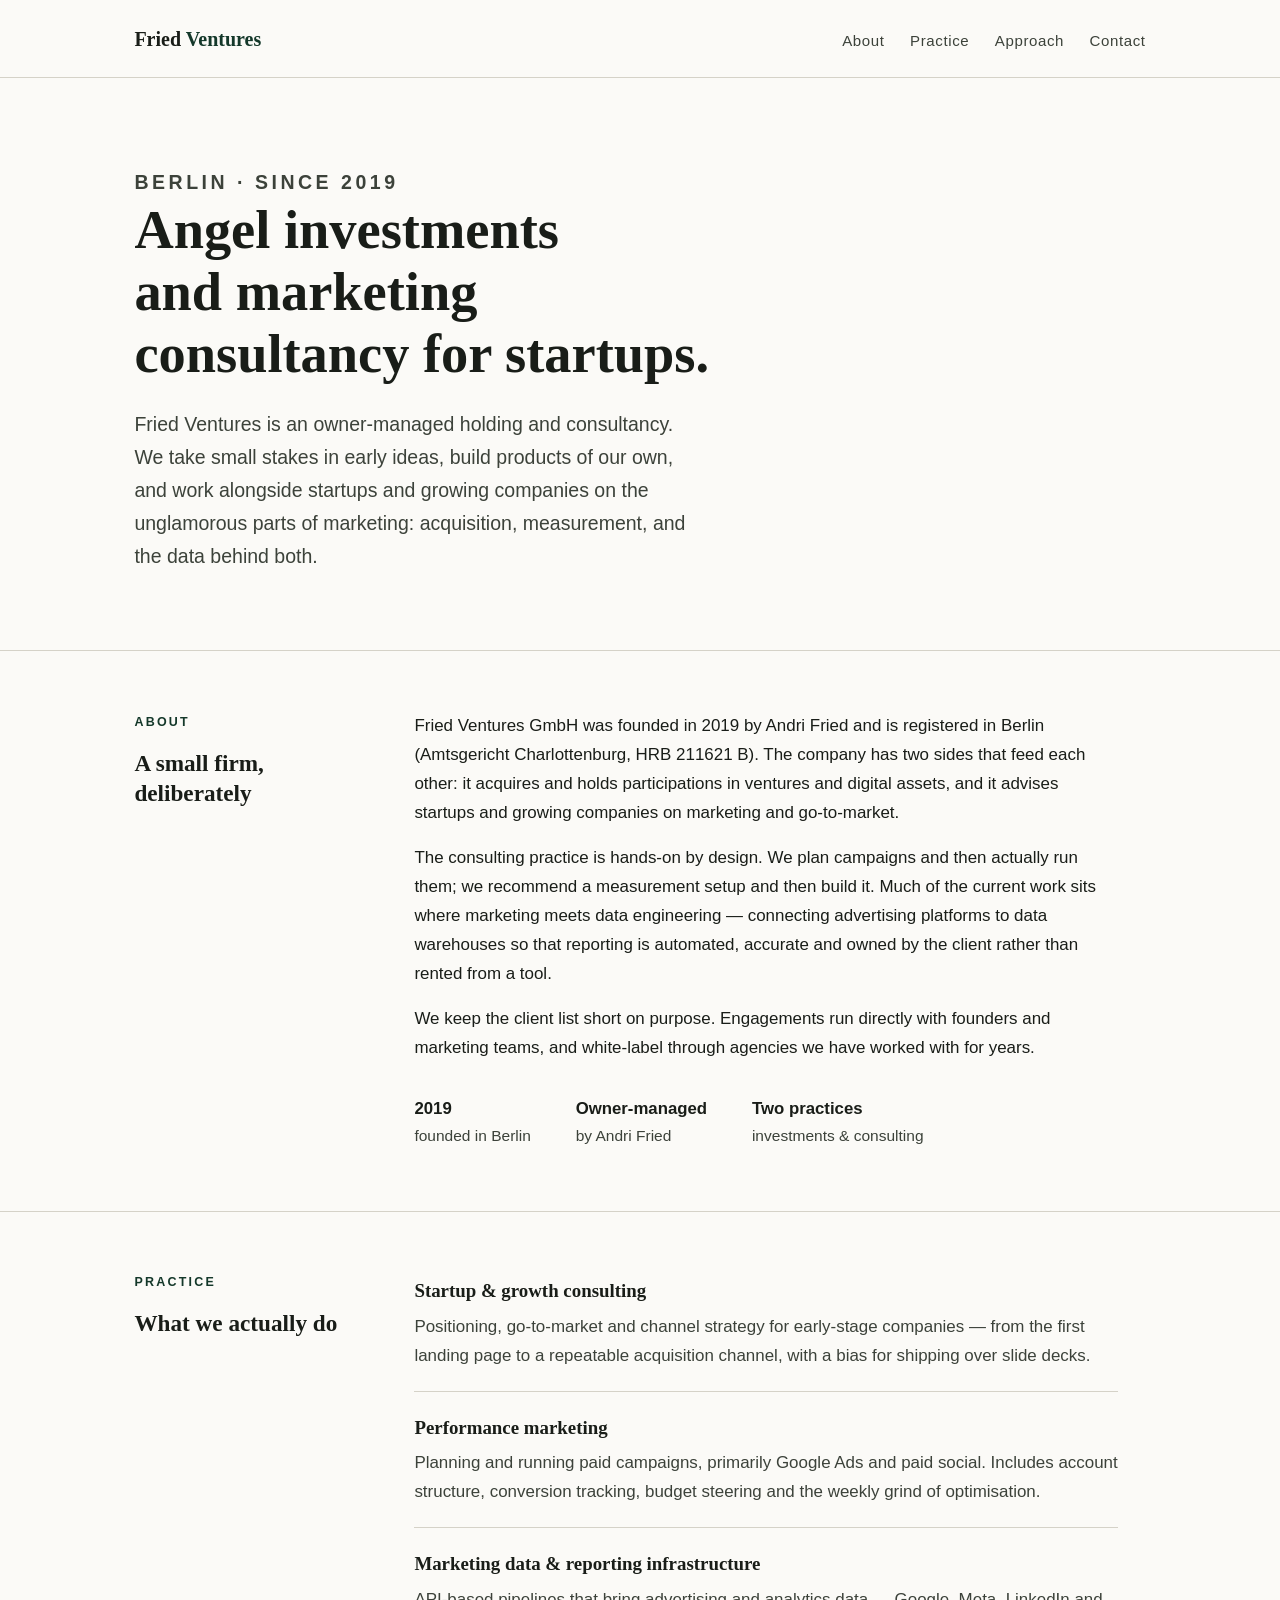
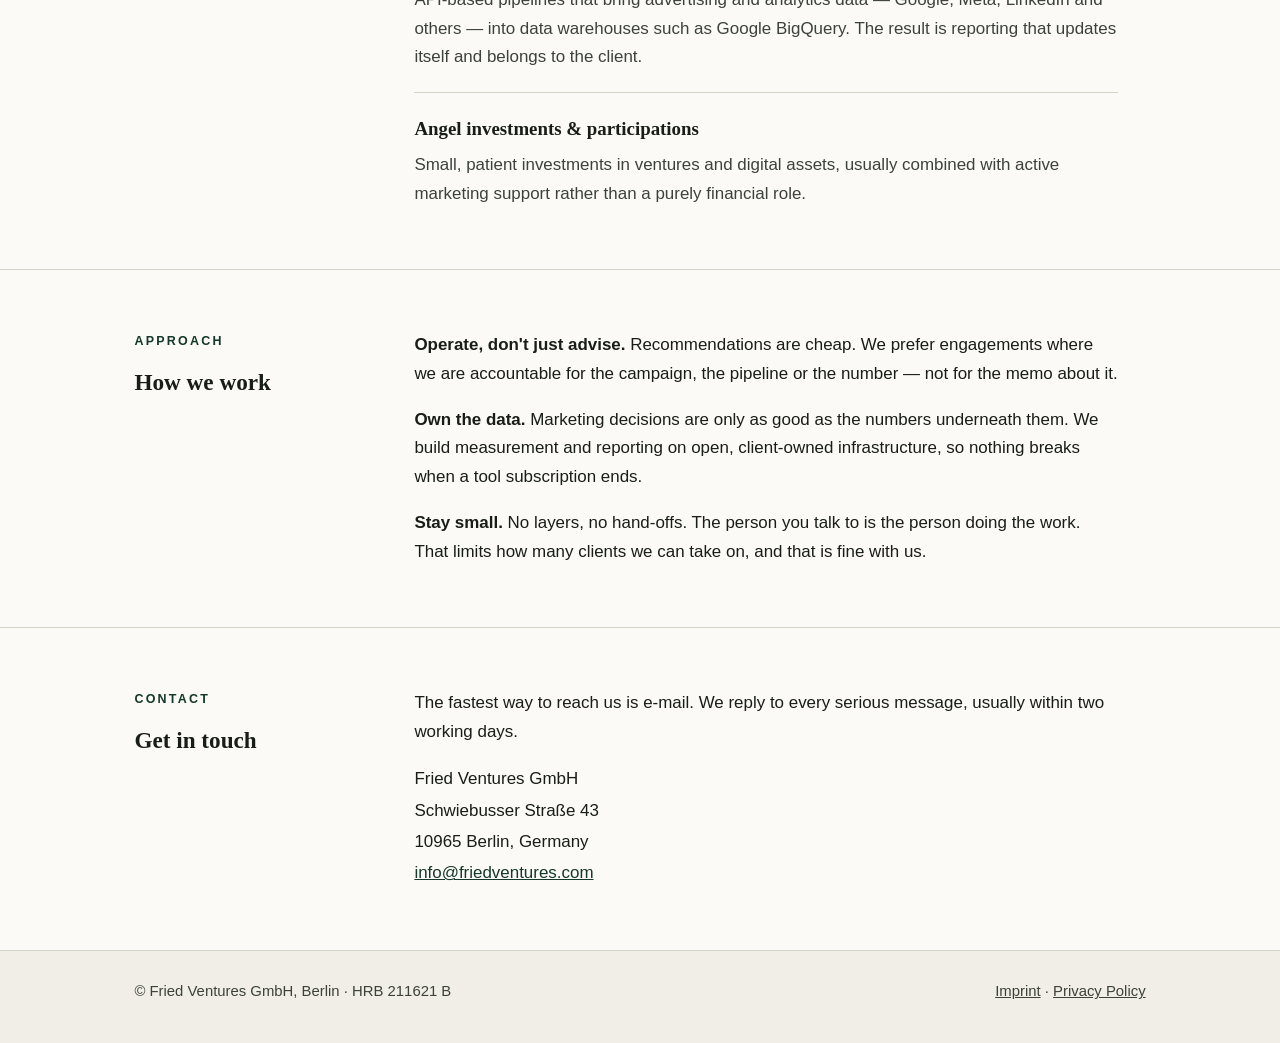
<file: index.html>
<!doctype html>
<html lang="en">
<head>
<meta charset="utf-8">
<meta name="viewport" content="width=device-width, initial-scale=1">
<title>Fried Ventures GmbH — Angel Investments &amp; Marketing Consultancy</title>
<meta name="description" content="Fried Ventures GmbH is a Berlin-based holding and consultancy: angel investments, startup and growth consulting, performance marketing and marketing data infrastructure.">
<link rel="stylesheet" href="/assets/site.css">
</head>
<body>
<header class="site">
  <div class="wrap">
    <a class="brand" href="/">Fried <span>Ventures</span></a>
    <nav class="top" aria-label="Main">
      <a href="#about">About</a>
      <a href="#services">Practice</a>
      <a href="#approach">Approach</a>
      <a href="#contact">Contact</a>
    </nav>
  </div>
</header>

<main>
  <div class="hero">
    <div class="wrap">
      <p class="kicker">Berlin · since 2019</p>
      <h1>Angel investments and marketing consultancy for startups.</h1>
      <p>Fried Ventures is an owner-managed holding and consultancy. We take small
      stakes in early ideas, build products of our own, and work alongside startups
      and growing companies on the unglamorous parts of marketing: acquisition,
      measurement, and the data behind both.</p>
    </div>
  </div>

  <section id="about">
    <div class="wrap cols">
      <div>
        <p class="kicker">About</p>
        <h2>A small firm, deliberately</h2>
      </div>
      <div class="body">
        <p>Fried Ventures GmbH was founded in 2019 by Andri Fried and is registered
        in Berlin (Amtsgericht Charlottenburg, HRB&nbsp;211621&nbsp;B). The company has
        two sides that feed each other: it acquires and holds participations in
        ventures and digital assets, and it advises startups and growing companies
        on marketing and go-to-market.</p>
        <p>The consulting practice is hands-on by design. We plan campaigns and then
        actually run them; we recommend a measurement setup and then build it. Much
        of the current work sits where marketing meets data engineering — connecting
        advertising platforms to data warehouses so that reporting is automated,
        accurate and owned by the client rather than rented from a tool.</p>
        <p>We keep the client list short on purpose. Engagements run directly with
        founders and marketing teams, and white-label through agencies we have
        worked with for years.</p>
        <div class="facts">
          <div><strong>2019</strong> <span>founded in Berlin</span></div>
          <div><strong>Owner-managed</strong> <span>by Andri Fried</span></div>
          <div><strong>Two practices</strong> <span>investments &amp; consulting</span></div>
        </div>
      </div>
    </div>
  </section>

  <section id="services">
    <div class="wrap cols">
      <div>
        <p class="kicker">Practice</p>
        <h2>What we actually do</h2>
      </div>
      <div class="body">
        <dl class="services">
          <div>
            <dt>Startup &amp; growth consulting</dt>
            <dd>Positioning, go-to-market and channel strategy for early-stage
            companies — from the first landing page to a repeatable acquisition
            channel, with a bias for shipping over slide decks.</dd>
          </div>
          <div>
            <dt>Performance marketing</dt>
            <dd>Planning and running paid campaigns, primarily Google Ads and paid
            social. Includes account structure, conversion tracking, budget
            steering and the weekly grind of optimisation.</dd>
          </div>
          <div>
            <dt>Marketing data &amp; reporting infrastructure</dt>
            <dd>API-based pipelines that bring advertising and analytics data —
            Google, Meta, LinkedIn and others — into data warehouses such as Google
            BigQuery. The result is reporting that updates itself and belongs to
            the client.</dd>
          </div>
          <div>
            <dt>Angel investments &amp; participations</dt>
            <dd>Small, patient investments in ventures and digital assets, usually
            combined with active marketing support rather than a purely financial
            role.</dd>
          </div>
        </dl>
      </div>
    </div>
  </section>

  <section id="approach">
    <div class="wrap cols">
      <div>
        <p class="kicker">Approach</p>
        <h2>How we work</h2>
      </div>
      <div class="body">
        <p><strong>Operate, don't just advise.</strong> Recommendations are cheap.
        We prefer engagements where we are accountable for the campaign, the
        pipeline or the number — not for the memo about it.</p>
        <p><strong>Own the data.</strong> Marketing decisions are only as good as
        the numbers underneath them. We build measurement and reporting on open,
        client-owned infrastructure, so nothing breaks when a tool subscription
        ends.</p>
        <p><strong>Stay small.</strong> No layers, no hand-offs. The person you
        talk to is the person doing the work. That limits how many clients we can
        take on, and that is fine with us.</p>
      </div>
    </div>
  </section>

  <section id="contact">
    <div class="wrap cols">
      <div>
        <p class="kicker">Contact</p>
        <h2>Get in touch</h2>
      </div>
      <div class="body">
        <p>The fastest way to reach us is e-mail. We reply to every serious
        message, usually within two working days.</p>
        <address>
          Fried Ventures GmbH<br>
          Schwiebusser Straße 43<br>
          10965 Berlin, Germany<br>
          <a href="mailto:info@friedventures.com">info@friedventures.com</a>
        </address>
      </div>
    </div>
  </section>
</main>

<footer class="site">
  <div class="wrap">
    <div>© Fried Ventures GmbH, Berlin · HRB 211621 B</div>
    <div>
      <a href="/imprint.html">Imprint</a> ·
      <a href="/privacy.html">Privacy Policy</a>
    </div>
  </div>
</footer>
</body>
</html>
</file>
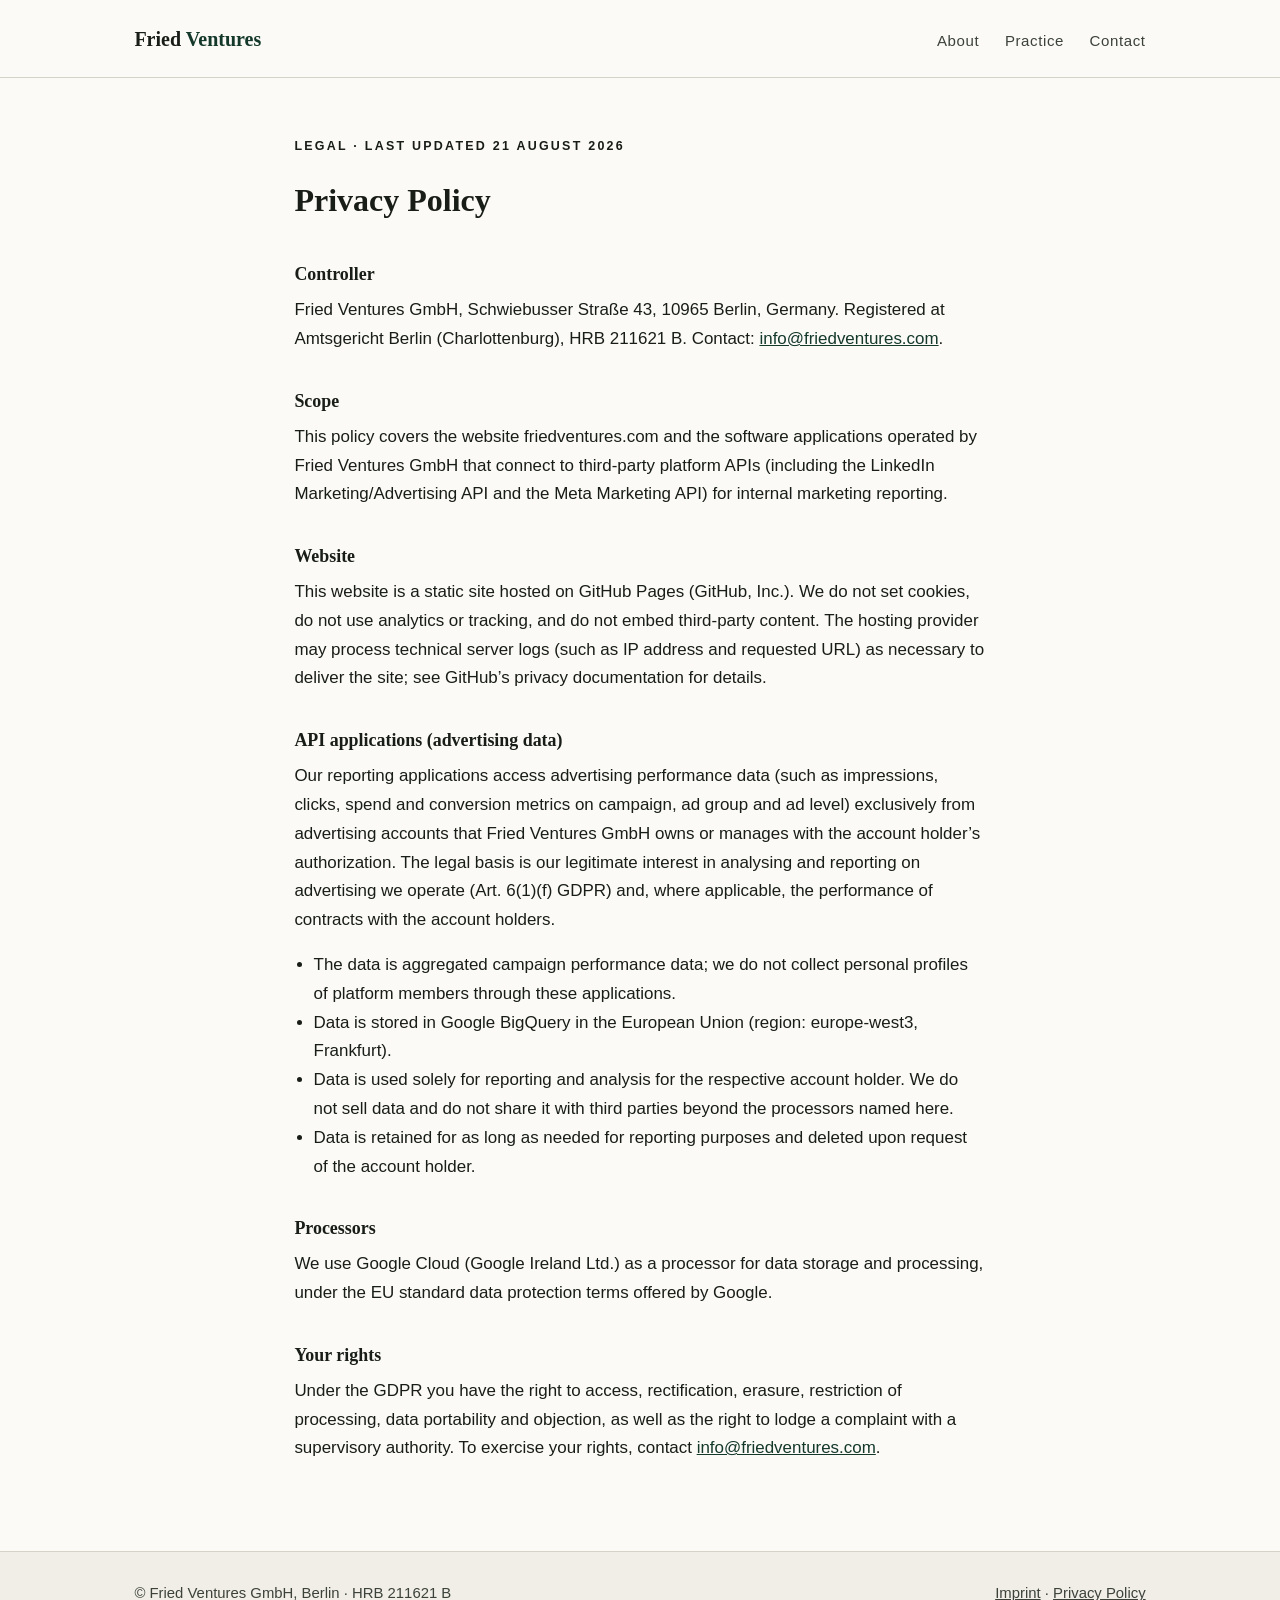
<file: privacy/index.html>
<!doctype html>
<html lang="en">
<head>
<meta charset="utf-8">
<meta name="viewport" content="width=device-width, initial-scale=1">
<title>Privacy Policy — Fried Ventures GmbH</title>
<meta name="robots" content="noindex">
<link rel="stylesheet" href="/assets/site.css">
</head>
<body>
<header class="site">
  <div class="wrap">
    <a class="brand" href="/">Fried <span>Ventures</span></a>
    <nav class="top" aria-label="Main">
      <a href="/#about">About</a>
      <a href="/#services">Practice</a>
      <a href="/#contact">Contact</a>
    </nav>
  </div>
</header>

<main class="legal">
  <div class="wrap">
    <p class="kicker">Legal · Last updated 21 August 2026</p>
    <h1>Privacy Policy</h1>

    <h2>Controller</h2>
    <p>Fried Ventures GmbH, Schwiebusser Straße 43, 10965 Berlin, Germany.
    Registered at Amtsgericht Berlin (Charlottenburg), HRB 211621 B.
    Contact: <a href="mailto:info@friedventures.com">info@friedventures.com</a>.</p>

    <h2>Scope</h2>
    <p>This policy covers the website friedventures.com and the software
    applications operated by Fried Ventures GmbH that connect to third-party
    platform APIs (including the LinkedIn Marketing/Advertising API and the
    Meta Marketing API) for internal marketing reporting.</p>

    <h2>Website</h2>
    <p>This website is a static site hosted on GitHub Pages (GitHub, Inc.).
    We do not set cookies, do not use analytics or tracking, and do not embed
    third-party content. The hosting provider may process technical server
    logs (such as IP address and requested URL) as necessary to deliver the
    site; see GitHub&rsquo;s privacy documentation for details.</p>

    <h2>API applications (advertising data)</h2>
    <p>Our reporting applications access advertising performance data
    (such as impressions, clicks, spend and conversion metrics on campaign,
    ad group and ad level) exclusively from advertising accounts that
    Fried Ventures GmbH owns or manages with the account holder&rsquo;s
    authorization. The legal basis is our legitimate interest in analysing
    and reporting on advertising we operate (Art. 6(1)(f) GDPR) and, where
    applicable, the performance of contracts with the account holders.</p>
    <ul>
      <li>The data is aggregated campaign performance data; we do not collect
      personal profiles of platform members through these applications.</li>
      <li>Data is stored in Google BigQuery in the European Union
      (region: europe-west3, Frankfurt).</li>
      <li>Data is used solely for reporting and analysis for the respective
      account holder. We do not sell data and do not share it with third
      parties beyond the processors named here.</li>
      <li>Data is retained for as long as needed for reporting purposes and
      deleted upon request of the account holder.</li>
    </ul>

    <h2>Processors</h2>
    <p>We use Google Cloud (Google Ireland Ltd.) as a processor for data
    storage and processing, under the EU standard data protection terms
    offered by Google.</p>

    <h2>Your rights</h2>
    <p>Under the GDPR you have the right to access, rectification, erasure,
    restriction of processing, data portability and objection, as well as the
    right to lodge a complaint with a supervisory authority. To exercise your
    rights, contact <a href="mailto:info@friedventures.com">info@friedventures.com</a>.</p>
  </div>
</main>

<footer class="site">
  <div class="wrap">
    <div>© Fried Ventures GmbH, Berlin · HRB 211621 B</div>
    <div>
      <a href="/imprint.html">Imprint</a> ·
      <a href="/privacy.html">Privacy Policy</a>
    </div>
  </div>
</footer>
</body>
</html>
</file>
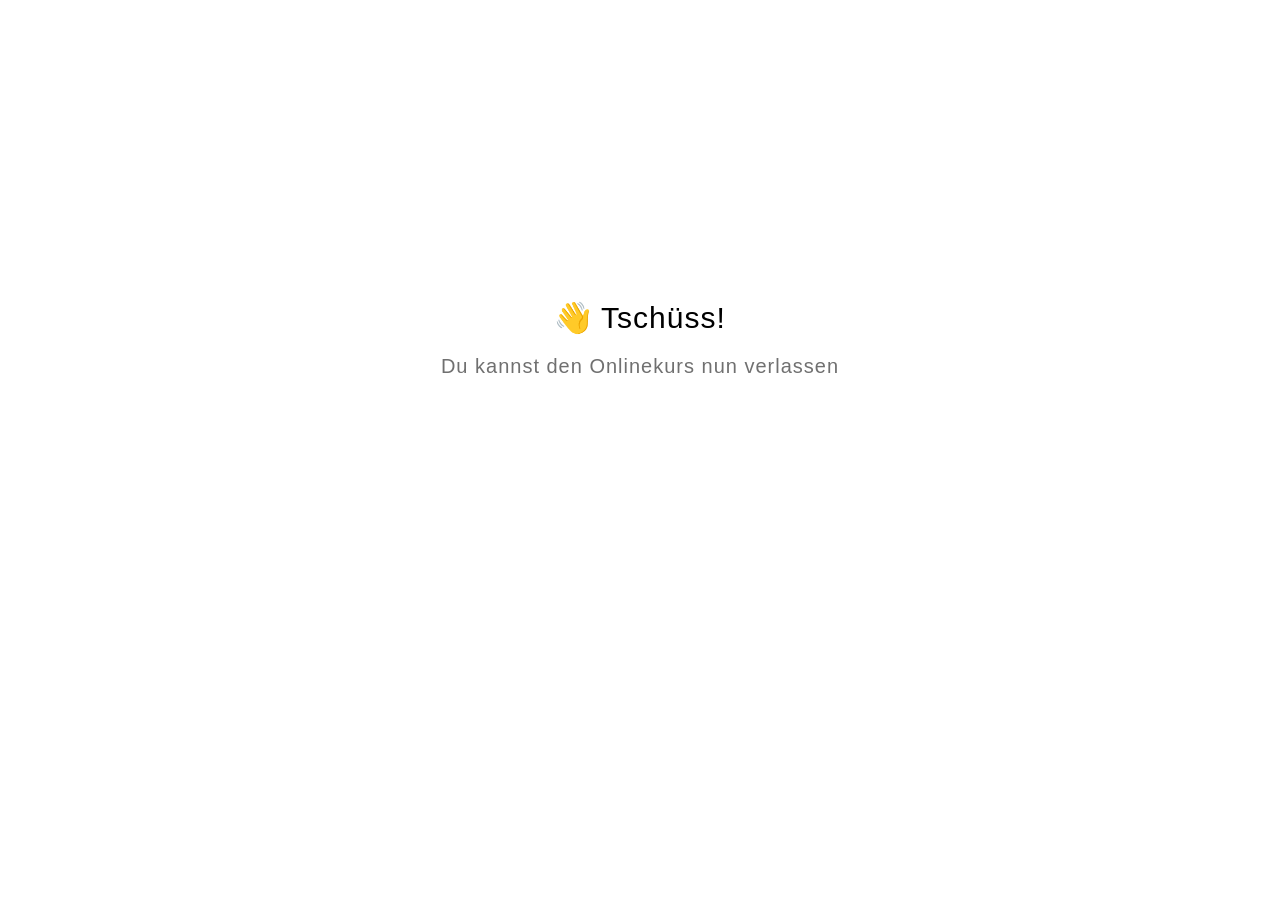
<file: goodbye.html>
<!DOCTYPE html>
<html lang="en">
  <head>
    <title>Goodbye</title>
    <meta charset="utf-8" lang="en">
    <style>
      html {
        font-size: 20px;
        font-family: 'lato', sans-serif;
        font-weight: lighter;
        letter-spacing: 0.05rem;
      }

      .goodbye-container {
        text-align: center;
        margin-top: 15rem;
      }

      .bye-message {
        font-size: 1.5rem;
      }

      .exit-text {
        color: #707070;
        margin-top: 1rem;
      }
    </style>
  </head>
  <body>
    <div class="goodbye-container">
      <div class="bye-message">👋 Tschüss!</div>
      <div class="exit-text">Du kannst den Onlinekurs nun verlassen</div>
    </div>
  </body>
</html>
</file>
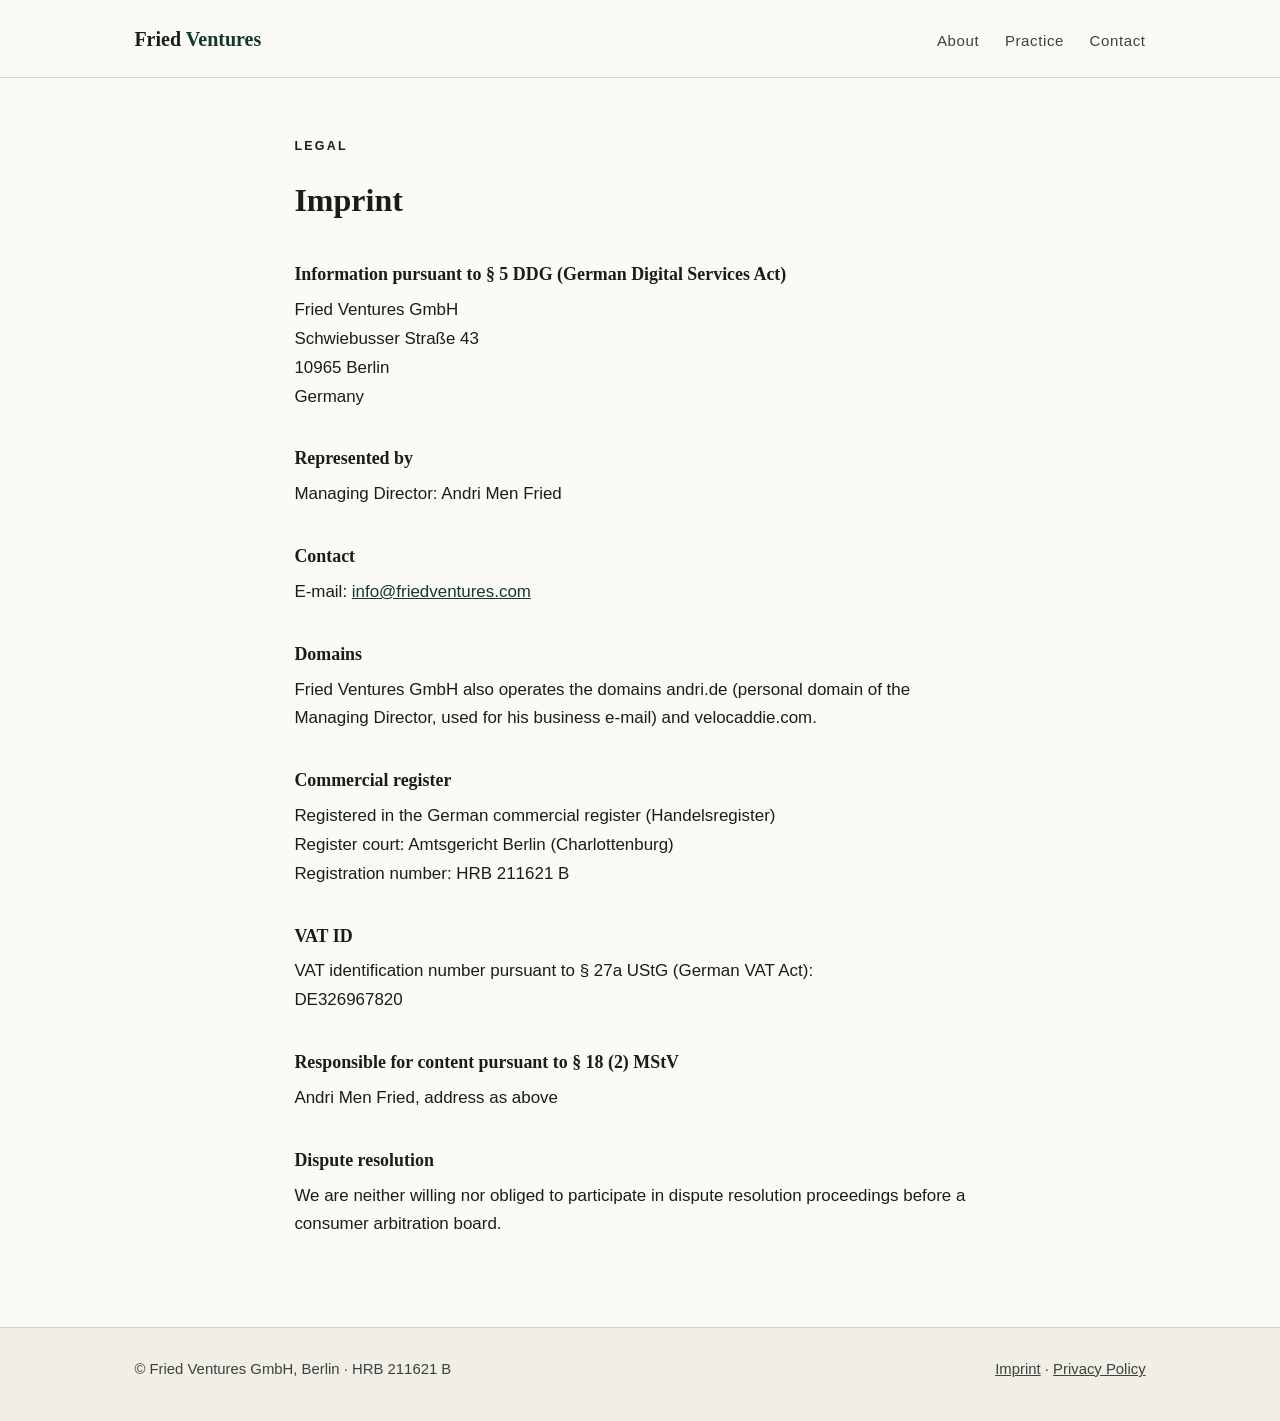
<file: imprint.html>
<!doctype html>
<html lang="en">
<head>
<meta charset="utf-8">
<meta name="viewport" content="width=device-width, initial-scale=1">
<title>Imprint — Fried Ventures GmbH</title>
<meta name="robots" content="noindex">
<link rel="stylesheet" href="/assets/site.css">
</head>
<body>
<header class="site">
  <div class="wrap">
    <a class="brand" href="/">Fried <span>Ventures</span></a>
    <nav class="top" aria-label="Main">
      <a href="/#about">About</a>
      <a href="/#services">Practice</a>
      <a href="/#contact">Contact</a>
    </nav>
  </div>
</header>

<main class="legal">
  <div class="wrap">
    <p class="kicker">Legal</p>
    <h1>Imprint</h1>

    <h2>Information pursuant to § 5 DDG (German Digital Services Act)</h2>
    <p>Fried Ventures GmbH<br>
    Schwiebusser Straße 43<br>
    10965 Berlin<br>
    Germany</p>

    <h2>Represented by</h2>
    <p>Managing Director: Andri Men Fried</p>

    <h2>Contact</h2>
    <p>E-mail: <a href="mailto:info@friedventures.com">info@friedventures.com</a></p>

    <h2>Domains</h2>
    <p>Fried Ventures GmbH also operates the domains andri.de (personal domain of the Managing Director, used for his business e-mail) and velocaddie.com.</p>

    <h2>Commercial register</h2>
    <p>Registered in the German commercial register (Handelsregister)<br>
    Register court: Amtsgericht Berlin (Charlottenburg)<br>
    Registration number: HRB 211621&nbsp;B</p>

    <h2>VAT ID</h2>
    <p>VAT identification number pursuant to § 27a UStG (German VAT Act):<br>
    DE326967820</p>

    <h2>Responsible for content pursuant to § 18 (2) MStV</h2>
    <p>Andri Men Fried, address as above</p>

    <h2>Dispute resolution</h2>
    <p>We are neither willing nor obliged to participate in dispute resolution
    proceedings before a consumer arbitration board.</p>
  </div>
</main>

<footer class="site">
  <div class="wrap">
    <div>© Fried Ventures GmbH, Berlin · HRB 211621 B</div>
    <div>
      <a href="/imprint.html">Imprint</a> ·
      <a href="/privacy.html">Privacy Policy</a>
    </div>
  </div>
</footer>
</body>
</html>
</file>
<file: assets/site.css>
/* Fried Ventures GmbH — shared styles. System fonts only, light theme, AAA contrast. */

:root {
  --paper: #fbfaf7;
  --paper-deep: #f0eee7;
  --ink: #191d18;
  --ink-soft: #3c423a;
  --pine: #14382a;
  --rule: #d5d2c8;
}

* { box-sizing: border-box; }
html { scroll-behavior: smooth; }
@media (prefers-reduced-motion: reduce) { html { scroll-behavior: auto; } }

body {
  margin: 0;
  background: var(--paper);
  color: var(--ink);
  font-family: -apple-system, BlinkMacSystemFont, "Segoe UI", Roboto, Helvetica, Arial, sans-serif;
  font-size: 1.06rem;
  line-height: 1.7;
}

h1, h2, h3, .brand {
  font-family: "Iowan Old Style", "Palatino Nova", Palatino, "Book Antiqua", Georgia, serif;
  font-weight: 600;
  letter-spacing: 0;
}

.wrap { max-width: 66rem; margin: 0 auto; padding: 0 1.4rem; }

/* Header */
header.site { border-bottom: 1px solid var(--rule); background: var(--paper); }
header.site .wrap {
  display: flex; align-items: baseline; justify-content: space-between;
  gap: 1rem; flex-wrap: wrap; padding-top: 1.4rem; padding-bottom: 1.3rem;
}
.brand { font-size: 1.25rem; color: var(--ink); text-decoration: none; }
.brand span { color: var(--pine); }
nav.top { display: flex; gap: 1.6rem; flex-wrap: wrap; }
nav.top a {
  color: var(--ink-soft); text-decoration: none; font-size: 0.94rem;
  letter-spacing: 0.04em;
}
nav.top a:hover, nav.top a:focus-visible { color: var(--ink); text-decoration: underline; text-underline-offset: 4px; }
a:focus-visible { outline: 3px solid var(--pine); outline-offset: 3px; }

/* Kicker labels */
.kicker {
  font-size: 0.78rem; letter-spacing: 0.18em; text-transform: uppercase;
  color: var(--pine); font-weight: 650; margin: 0 0 0.9rem;
}

/* Hero */
.hero { padding: 5.5rem 0 4.8rem; background: var(--paper); }
.hero h1 {
  font-size: clamp(2.1rem, 4.6vw, 3.4rem);
  line-height: 1.14; margin: 0 0 1.4rem; max-width: 24ch;
  text-wrap: balance;
}
.hero p { font-size: 1.22rem; color: var(--ink-soft); max-width: 52ch; margin: 0; }

/* Sections: editorial two-column */
section { border-top: 1px solid var(--rule); padding: 3.8rem 0; }
.cols { display: grid; grid-template-columns: 15rem 1fr; gap: 2.5rem; }
@media (max-width: 44rem) { .cols { grid-template-columns: 1fr; gap: 1rem; } }
.cols h2 { font-size: 1.45rem; margin: 0; line-height: 1.3; }
.cols .body { max-width: 44rem; }
.body p { margin: 0 0 1.05rem; }
.body p:last-child { margin-bottom: 0; }

/* Service list */
dl.services { margin: 0; }
dl.services > div { padding: 1.25rem 0; border-bottom: 1px solid var(--rule); }
dl.services > div:first-child { padding-top: 0.2rem; }
dl.services > div:last-child { border-bottom: 0; padding-bottom: 0; }
dl.services dt {
  font-family: "Iowan Old Style", "Palatino Nova", Palatino, "Book Antiqua", Georgia, serif;
  font-size: 1.18rem; font-weight: 600; margin-bottom: 0.35rem;
}
dl.services dd { margin: 0; color: var(--ink-soft); }

/* Facts strip */
.facts { display: flex; gap: 2.8rem; flex-wrap: wrap; margin-top: 2rem; }
.facts div { font-size: 0.97rem; }
.facts strong { display: block; font-size: 1.05rem; color: var(--ink); font-weight: 650; }
.facts span { color: var(--ink-soft); }

/* Contact */
address { font-style: normal; line-height: 1.85; }
address a { color: var(--pine); }

/* Legal pages */
main.legal { padding: 3.6rem 0 4.5rem; }
main.legal .wrap { max-width: 46rem; }
main.legal h1 { font-size: 2rem; margin: 0 0 2rem; }
main.legal h2 { font-size: 1.12rem; margin: 2rem 0 0.4rem; }
main.legal p, main.legal ul { margin: 0 0 1rem; color: var(--ink); }
main.legal ul { padding-left: 1.2rem; }
main.legal a { color: var(--pine); }

/* Footer */
footer.site { border-top: 1px solid var(--rule); background: var(--paper-deep); }
footer.site .wrap {
  display: flex; justify-content: space-between; gap: 1.2rem; flex-wrap: wrap;
  padding-top: 1.8rem; padding-bottom: 2.4rem;
  font-size: 0.93rem; color: var(--ink-soft);
}
footer.site a { color: var(--ink-soft); }
footer.site a:hover, footer.site a:focus-visible { color: var(--ink); }
</file>
